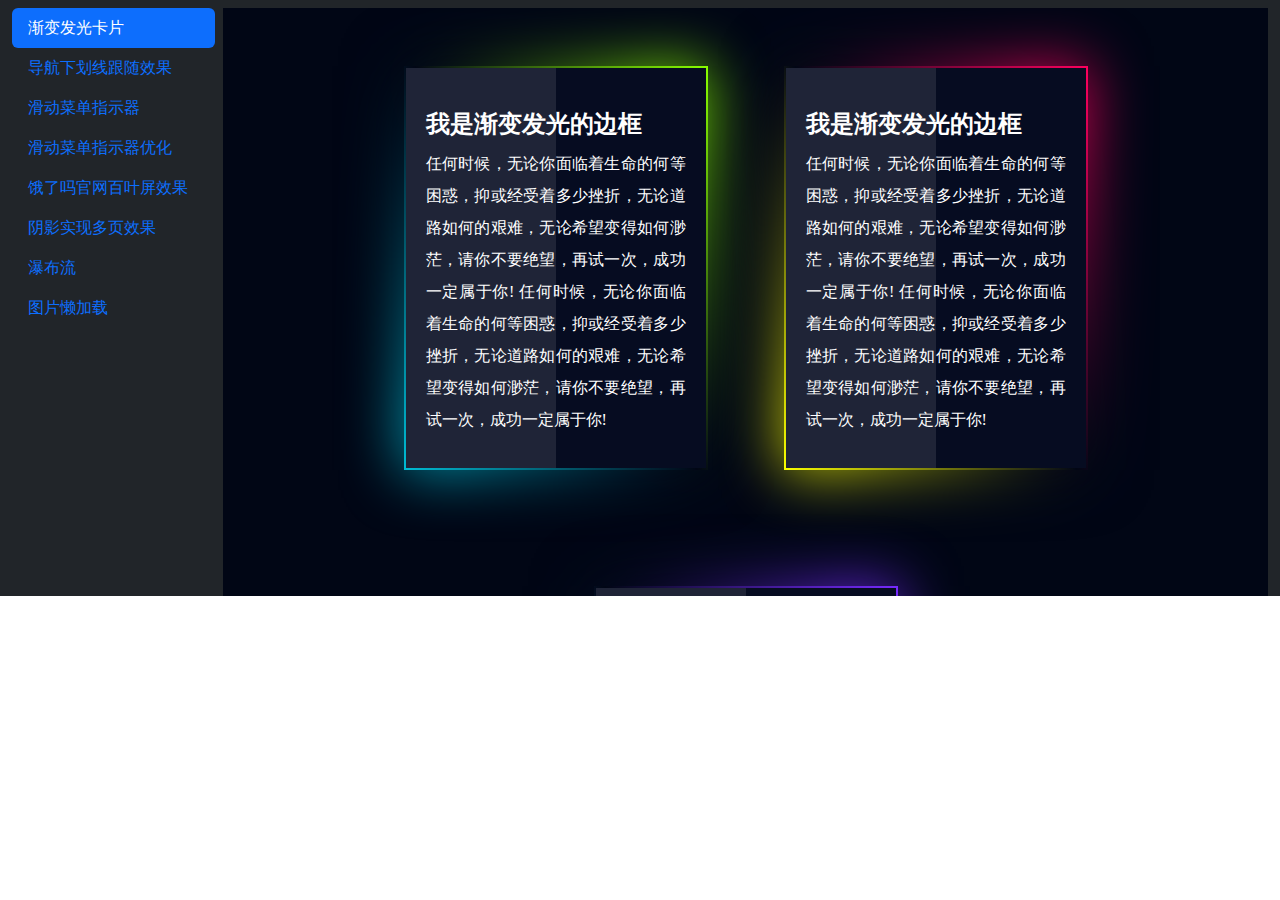
<file: index.html>
<!DOCTYPE html>
<html lang="en">

<head>
    <meta charset="UTF-8">
    <meta http-equiv="X-UA-Compatible" content="IE=edge">
    <meta name="viewport" content="width=device-width, initial-scale=1.0">
    <title>CSS_Study</title>
    <link href="https://cdn.jsdelivr.net/npm/bootstrap@5.0.2/dist/css/bootstrap.min.css" rel="stylesheet">
    <style>
        div.side-nav {
            --bs-aspect-ratio: calc(9 / 16 * 100%);
            position: sticky;
            overflow-y: auto;
        }

        div.side-nav::-webkit-scrollbar {
            width: 10px;
            height: 30px;
        }

        div.side-nav::-webkit-scrollbar-thumb {
            background: -webkit-gradient(linear, left top, left bottom, from(#ff8a00), to(#e52e71));
            background: linear-gradient(180deg, #ff8a00, #e52e71);
            border-radius: 30px;
            box-shadow: inset 2px 2px 2px hsla(0, 0%, 100%, .25), inset -2px -2px 2px rgba(0, 0, 0, .25);
        }

        div.side-nav::-webkit-scrollbar-track {
            background: linear-gradient(90deg, #201c29, #201c29 1px, #100e17 0, #100e17);
        }
    </style>
</head>

<body>
    <div class="container-fluid  bg-dark pt-2">
        <div class="row g-2">
            <div class="col-2 side-nav">
                <ul class="nav flex-column nav-pills">
                    <li class="nav-item">
                        <a class="nav-link active" aria-current="page" href="./001_渐变发光卡片/index.html"
                            target="view_frame">渐变发光卡片</a>
                    </li>
                    <li class="nav-item">
                        <a class="nav-link" href="./002_导航下划线跟随效果.html" target="view_frame">导航下划线跟随效果</a>
                    </li>
                    <li class="nav-item">
                        <a class="nav-link" href="./003_滑动菜单指示器.html" target="view_frame">滑动菜单指示器</a>
                    </li>
                    <li class="nav-item">
                        <a class="nav-link" href="./004_滑动菜单指示器优化.html" target="view_frame">滑动菜单指示器优化</a>
                    </li>
                    <li class="nav-item">
                        <a class="nav-link" href="./005_饿了吗官网百叶屏效果.html" target="view_frame">饿了吗官网百叶屏效果</a>
                    </li>
                    <li class="nav-item">
                        <a class="nav-link" href="./006_阴影实现多页效果.html" target="view_frame">阴影实现多页效果</a>
                    </li>
                    <li class="nav-item">
                        <a class="nav-link" href="./007_瀑布流/index.html" target="view_frame">瀑布流</a>
                    </li>
                    <li class="nav-item">
                        <a class="nav-link" href="./008_图片懒加载/index.html" target="view_frame">图片懒加载</a>
                    </li>
                </ul>
            </div>
            <div class="col-10">
                <div class="ratio ratio-16x9 bg-dark">
                    <iframe class="embed-responsive-item" src="./001_渐变发光卡片/index.html" name="view_frame"></iframe>
                </div>
            </div>
        </div>
    </div>

    <script src="https://cdn.jsdelivr.net/npm/jquery@3.5.1/dist/jquery.slim.min.js"></script>
    <script src="https://cdn.jsdelivr.net/npm/bootstrap@5.0.2/dist/js/bootstrap.bundle.min.js"></script>
    <script>
        const $nav = $('ul.nav li a');
        $nav.on('click', function () {
            $(this).parent().siblings().children().removeClass('active');
            $(this).addClass('active');
        })
        // 禁止iframe产生历史记录
        var iframe = document.createElement("iframe");
        iframe.setAttribute("class", "embed-responsive-item");
        iframe.setAttribute("name", "view_frame");
        iframe.setAttribute("src", $('iframe').attr("src"));
        $('iframe').replaceWith(iframe);
    </script>
</body>

</html>
</file>
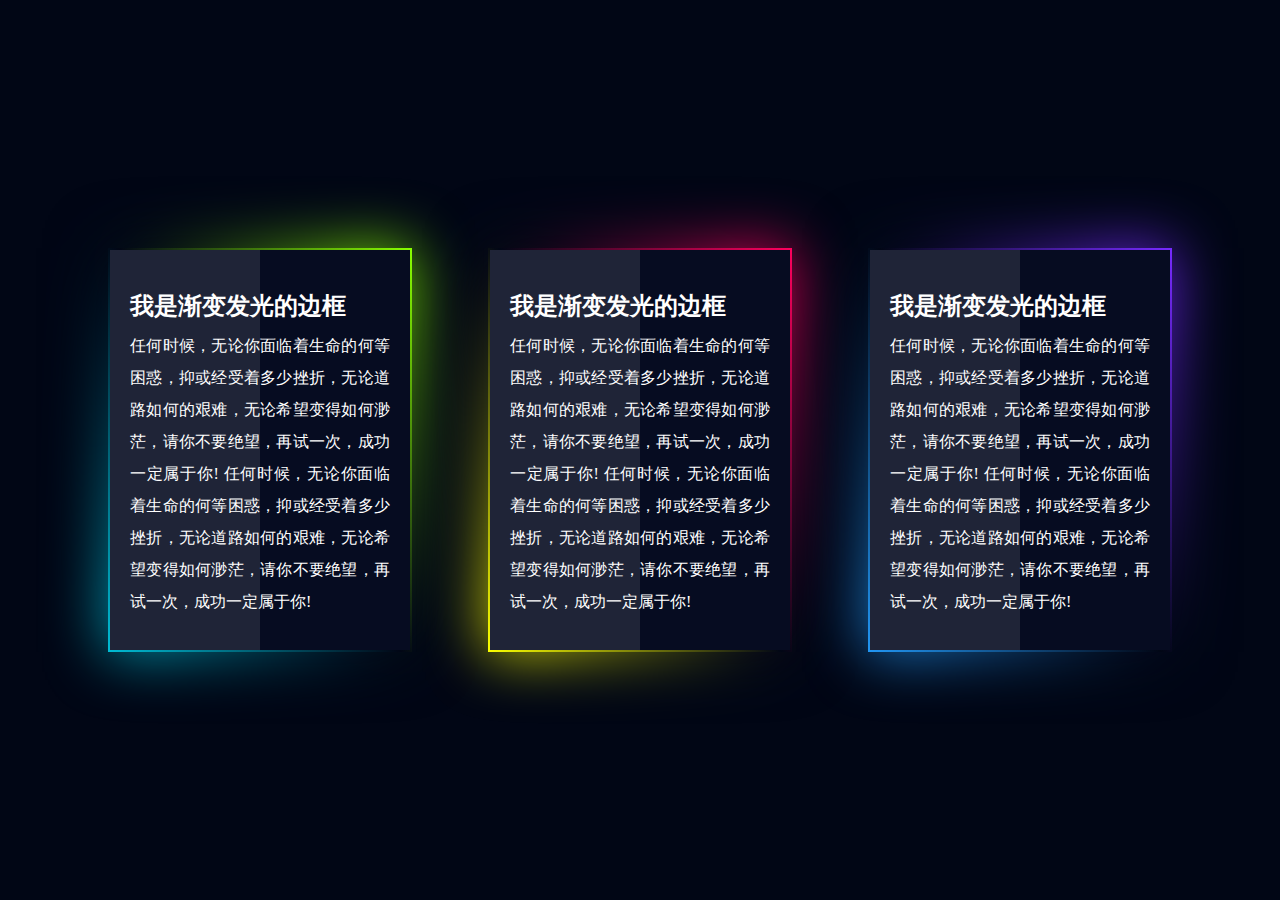
<file: 001_渐变发光卡片/index.html>
<!DOCTYPE html>
<html lang="en">

<head>
    <meta charset="UTF-8">
    <meta http-equiv="X-UA-Compatible" content="IE=edge">
    <meta name="viewport" content="width=device-width, initial-scale=1.0">
    <title>HTML+CSS 渐变发光卡片</title>
    <link rel="stylesheet" href="index.css">
</head>

<body>
    <!-- 
        实现原理：利用伪类背景实现边框，伪类背景渐变，滤镜模糊处理
    -->
    <div class="box">
        <div class="glass"></div>
        <div class="content">
            <h2>我是渐变发光的边框</h2>
            <p>
                任何时候，无论你面临着生命的何等困惑，抑或经受着多少挫折，无论道路如何的艰难，无论希望变得如何渺茫，请你不要绝望，再试一次，成功一定属于你!
                任何时候，无论你面临着生命的何等困惑，抑或经受着多少挫折，无论道路如何的艰难，无论希望变得如何渺茫，请你不要绝望，再试一次，成功一定属于你!
            </p>
        </div>
    </div>
    <div class="box">
        <div class="glass"></div>
        <div class="content">
            <h2>我是渐变发光的边框</h2>
            <p>
                任何时候，无论你面临着生命的何等困惑，抑或经受着多少挫折，无论道路如何的艰难，无论希望变得如何渺茫，请你不要绝望，再试一次，成功一定属于你!
                任何时候，无论你面临着生命的何等困惑，抑或经受着多少挫折，无论道路如何的艰难，无论希望变得如何渺茫，请你不要绝望，再试一次，成功一定属于你!
            </p>
        </div>
    </div>
    <div class="box">
        <div class="glass"></div>
        <div class="content">
            <h2>我是渐变发光的边框</h2>
            <p>
                任何时候，无论你面临着生命的何等困惑，抑或经受着多少挫折，无论道路如何的艰难，无论希望变得如何渺茫，请你不要绝望，再试一次，成功一定属于你!
                任何时候，无论你面临着生命的何等困惑，抑或经受着多少挫折，无论道路如何的艰难，无论希望变得如何渺茫，请你不要绝望，再试一次，成功一定属于你!
            </p>
        </div>
    </div>
</body>

</html>
</file>
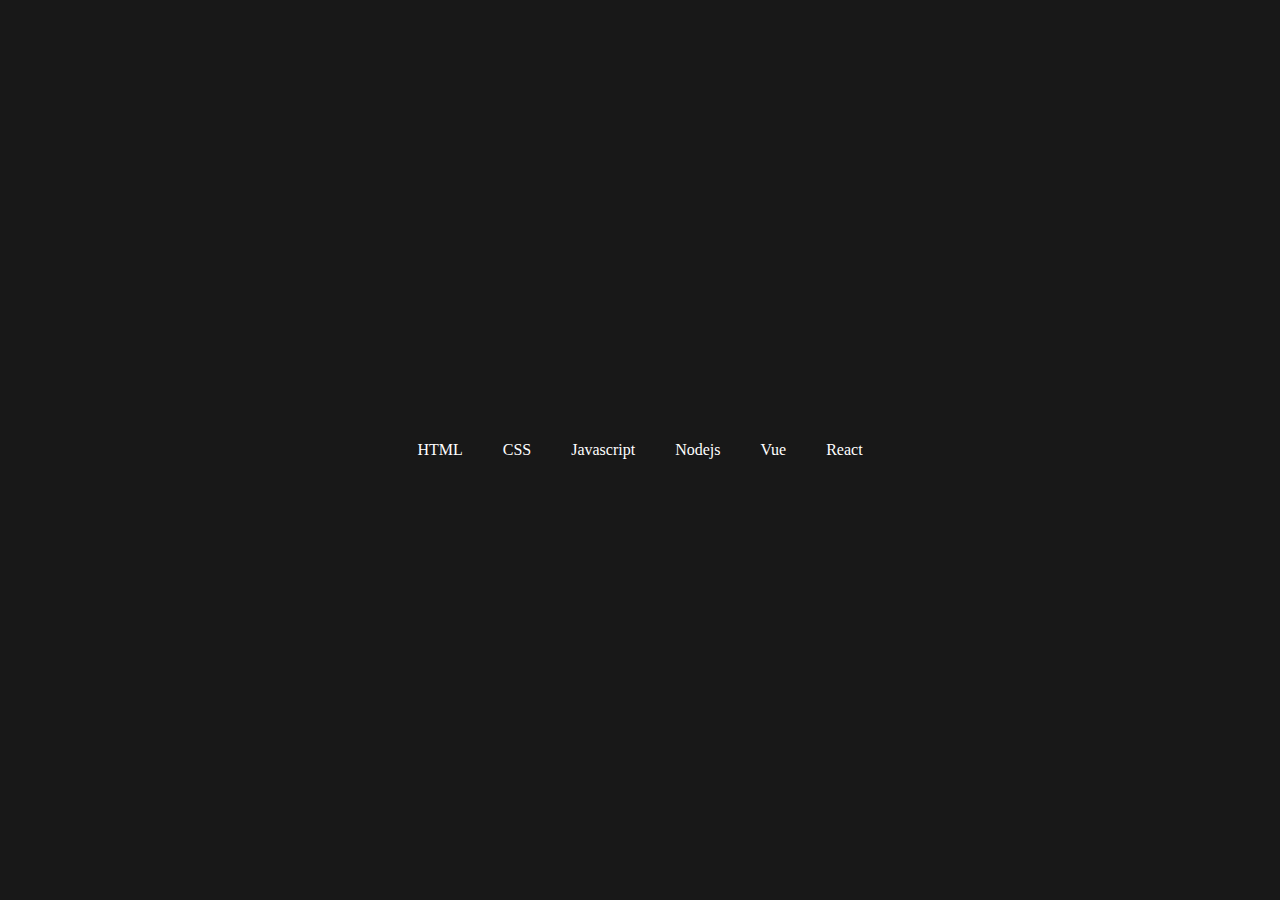
<file: 002_导航下划线跟随效果.html>
<!DOCTYPE html>
<html lang="en">

<head>
    <meta charset="UTF-8">
    <meta http-equiv="X-UA-Compatible" content="IE=edge">
    <meta name="viewport" content="width=device-width, initial-scale=1.0">
    <title>Document</title>
    <style>
        * {
            margin: 0;
            padding: 0;
            font-family: consolas;
        }

        body {
            display: flex;
            justify-content: center;
            align-items: center;
            min-height: 100vh;
            background: #181818;
        }

        ul {
            list-style: none;
            display: flex;
            justify-content: center;
        }

        ul li {
            color: #fff;
            padding: 20px;
            position: relative;
            cursor: pointer;
            overflow: hidden;
        }

        ul li::before {
            content: '';
            position: absolute;
            top: 0;
            left: 100%;
            width: 0;
            height: calc(100% - 2px);
            border-bottom: 2px solid red;
            transition: width .5s;
        }

        ul li:hover::before {
            left: 0;
            width: 100%;
        }
    </style>
</head>

<body>
    <ul>
        <li>HTML</li>
        <li>CSS</li>
        <li>Javascript</li>
        <li>Nodejs</li>
        <li>Vue</li>
        <li>React</li>
    </ul>
</body>

</html>
</file>
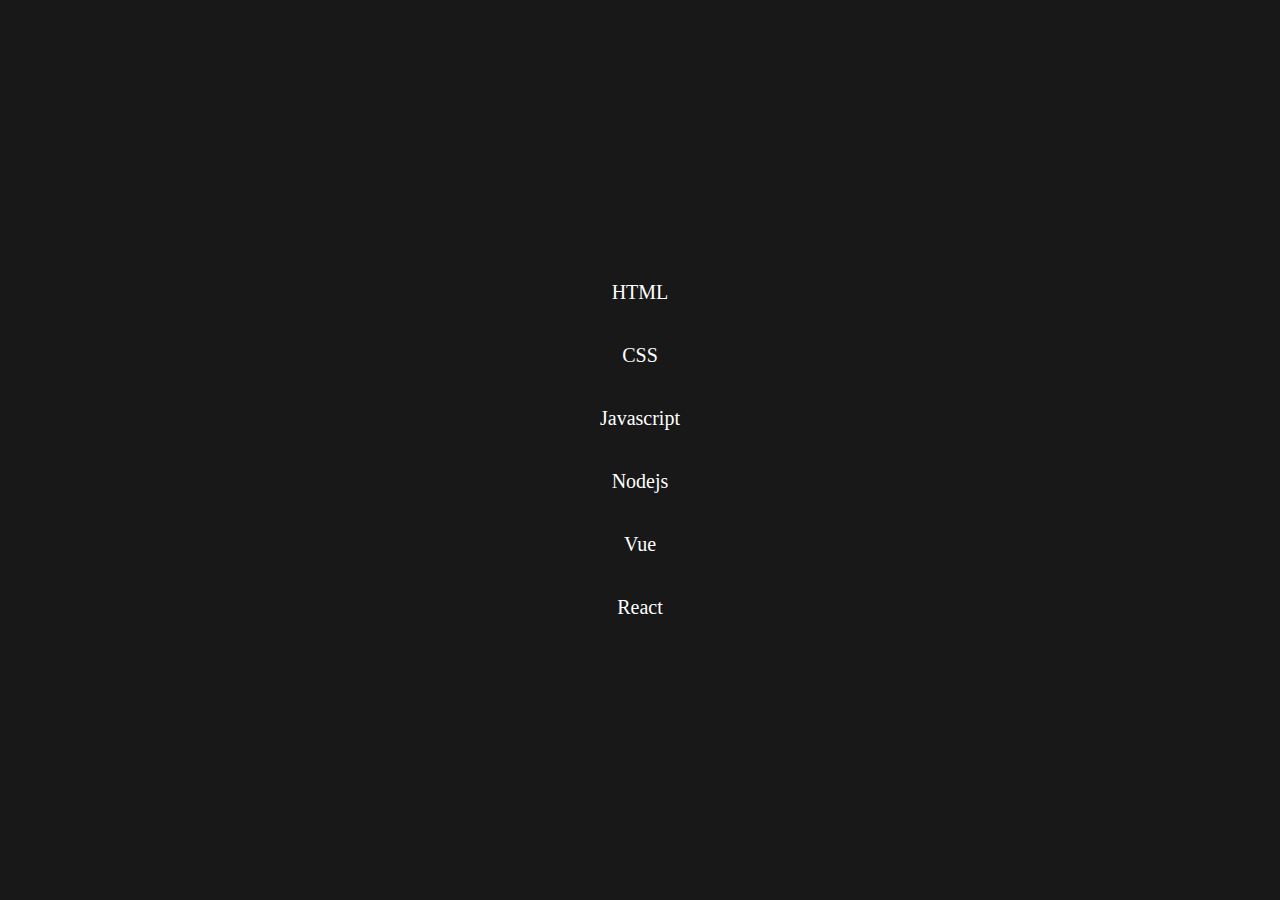
<file: 003_滑动菜单指示器.html>
<!DOCTYPE html>
<html lang="en">

<head>
    <meta charset="UTF-8">
    <meta http-equiv="X-UA-Compatible" content="IE=edge">
    <meta name="viewport" content="width=device-width, initial-scale=1.0">
    <title>滑动菜单指示器</title>
    <style>
        * {
            margin: 0;
            padding: 0;
            font-family: consolas;
        }

        body {
            display: flex;
            justify-content: center;
            align-items: center;
            min-height: 100vh;
            background: #181818;
        }

        ul {
            position: relative;
            display: flex;
            flex-direction: column;
            align-items: center;
            justify-content: center;
        }

        ul li {
            list-style: none;
            padding: 10px 20px;
            margin: 10px 0;
            cursor: pointer;
            font-size: 20px;
            color: #fff;
        }

        #remark {
            position: absolute;
            top: 0;
            background: #2196f3;
            border-radius: 2px;
            transition: 0.5s;
            z-index: -1;
        }
    </style>
</head>

<body>
    <ul>
        <div id="remark"></div>
        <li>HTML</li>
        <li>CSS</li>
        <li>Javascript</li>
        <li>Nodejs</li>
        <li>Vue</li>
        <li>React</li>
    </ul>
    <script src="https://cdn.bootcdn.net/ajax/libs/lodash.js/4.17.20/lodash.min.js"></script>
    <script>
        const remark = document.getElementById('remark')
        const liList = document.querySelectorAll('ul li')
        function indicator(e) {
            remark.style.top = e.offsetTop + 'px'
            remark.style.width = e.offsetWidth + 'px'
            remark.style.height = e.offsetHeight + 'px'
        }

        liList.forEach(item => item.addEventListener('mousemove', _.debounce(e => indicator(e.target), 30)))
    </script>
</body>

</html>
</file>
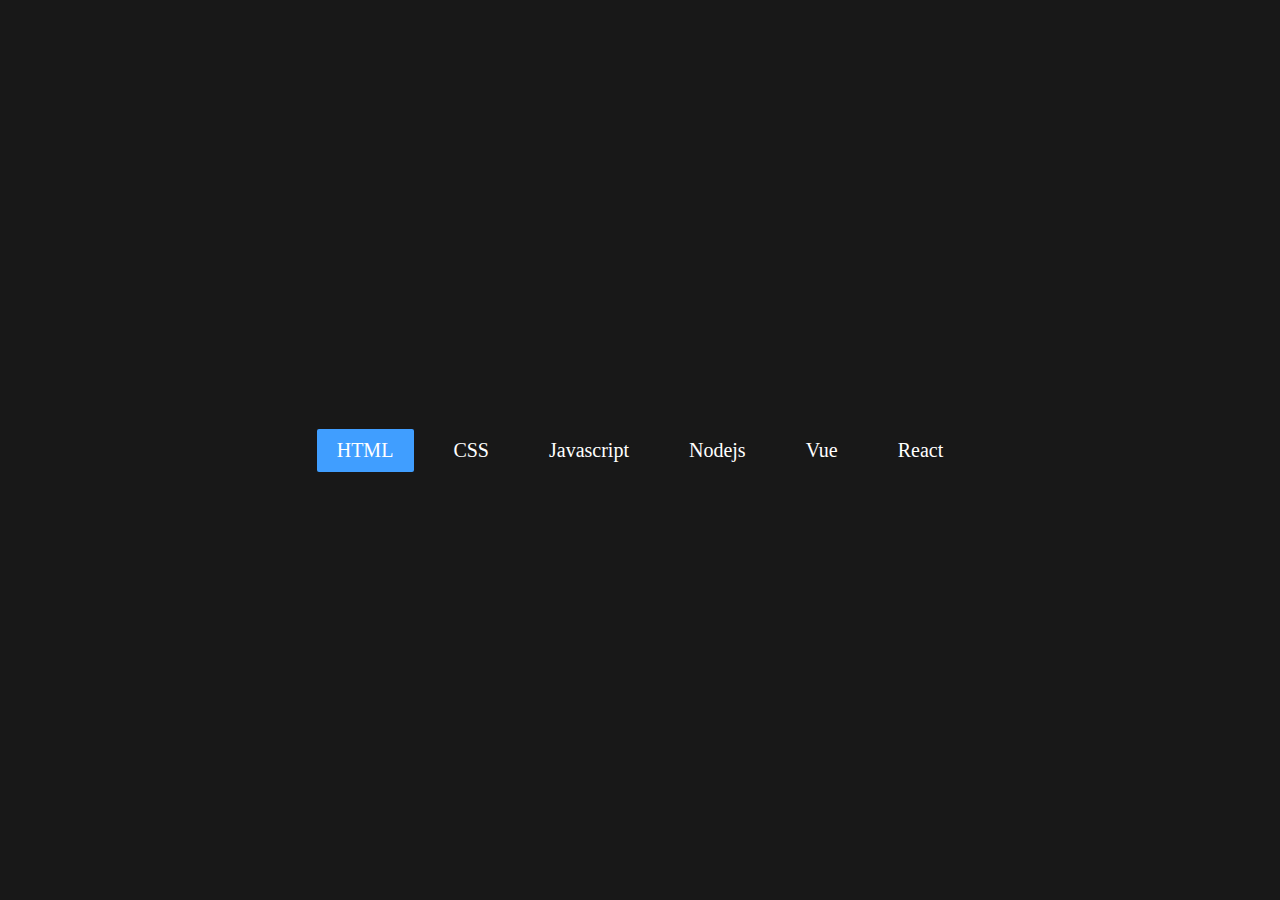
<file: 004_导航菜单指示器优化.html>
<!DOCTYPE html>
<html lang="en">

<head>
    <meta charset="UTF-8">
    <meta http-equiv="X-UA-Compatible" content="IE=edge">
    <meta name="viewport" content="width=device-width, initial-scale=1.0">
    <title>Document</title>
    <style>
        * {
            margin: 0;
            padding: 0;
            font-family: consolas;
        }

        body {
            min-height: 100vh;
            display: flex;
            justify-content: center;
            align-items: center;
            background: #181818;
        }

        ul {
            position: relative;
            display: flex;
            /* flex-direction: column; */
            justify-content: center;
            align-items: center;
            /* border: 1px solid red; */
        }

        ul li {
            padding: 10px 20px;
            margin: 10px;
            list-style: none;
            color: #fff;
            font-size: 20px;
            cursor: pointer;
        }

        #remark {
            position: absolute;
            background: #409eff;
            transition: .5s;
            border-radius: 2px;
            z-index: -1;
        }
    </style>
</head>

<body>
    <ul>
        <div id="remark"></div>
        <li>HTML</li>
        <li>CSS</li>
        <li>Javascript</li>
        <li>Nodejs</li>
        <li>Vue</li>
        <li>React</li>
    </ul>
    <script src="https://cdn.bootcdn.net/ajax/libs/lodash.js/4.17.20/lodash.min.js"></script>
    <script>
        const remark = document.getElementById('remark')
        const ulList = document.querySelectorAll('ul li')
        function indicator(e) {
            remark.style.top = e.offsetTop + 'px'
            remark.style.left = e.offsetLeft + 'px'
            remark.style.width = e.offsetWidth + 'px'
            remark.style.height = e.offsetHeight + 'px'
        }
        ulList.forEach((item, index) => {
            (index == 0) && indicator(item)
            item.addEventListener('mousemove', _.debounce(e => indicator(e.target), 30))
        })
    </script>
</body>

</html>
</file>
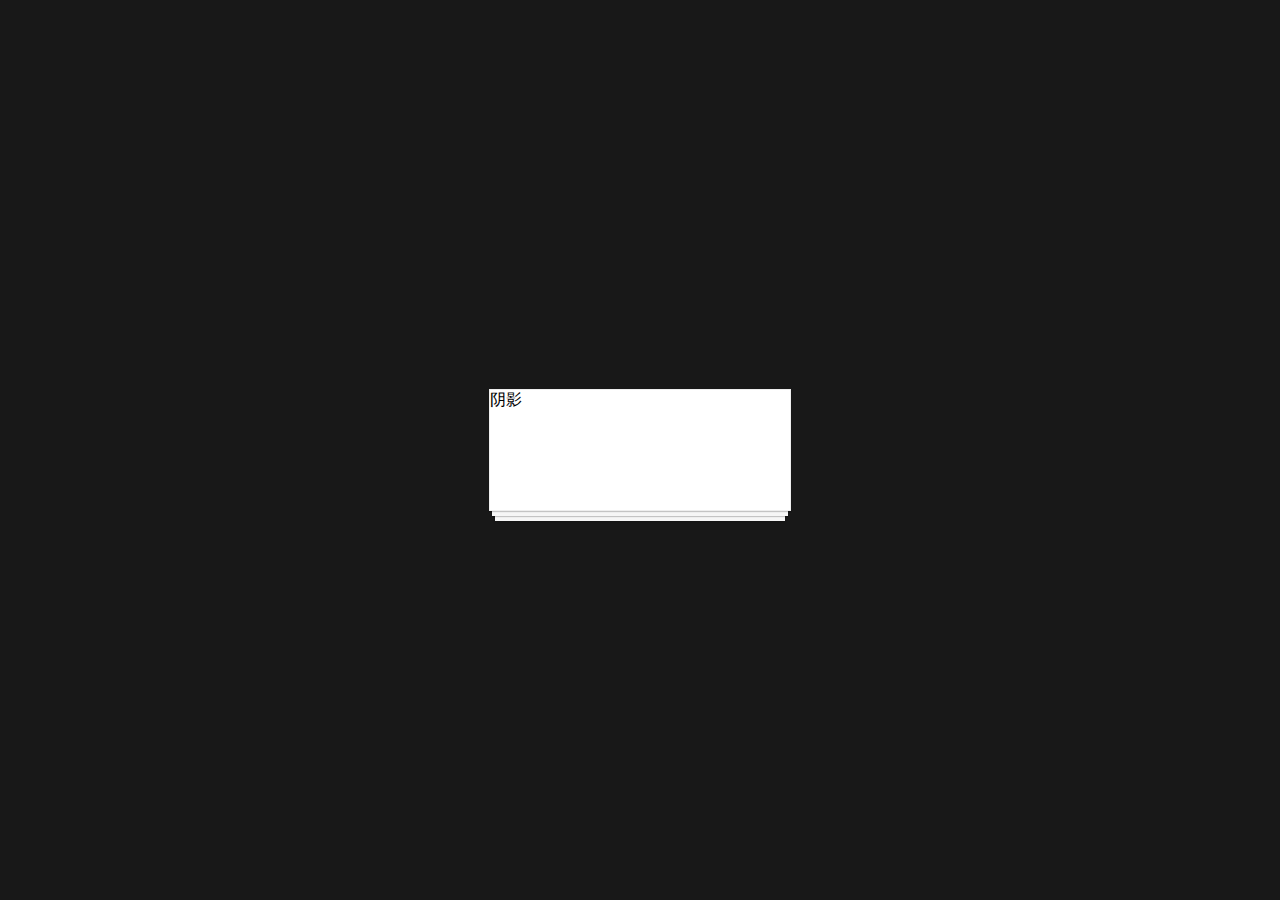
<file: 006_阴影实现多页效果.html>
<!DOCTYPE html>
<html lang="en">

<head>
    <meta charset="UTF-8">
    <meta name="viewport" content="width=device-width, initial-scale=1.0">
    <title>Document</title>
    <style>
        * {
            margin: 0;
            padding: 0;
            font-family: consolas;
        }

        body {
            display: flex;
            justify-content: center;
            align-items: center;
            min-height: 100vh;
            background: #181818;
        }

        /* https://developer.mozilla.org/zh-CN/docs/Web/CSS/box-shadow */
        /* x偏移量 | y偏移量 | 阴影颜色 */
        /* box-shadow: 60px -16px teal; */

        /* x偏移量 | y偏移量 | 阴影模糊半径 | 阴影颜色 */
        /* box-shadow: 10px 5px 5px black; */

        /* x偏移量 | y偏移量 | 阴影模糊半径 | 阴影扩散半径 | 阴影颜色 */
        /* box-shadow: 2px 2px 2px 1px rgba(0, 0, 0, 0.2); */

        /* 插页(阴影向内) | x偏移量 | y偏移量 | 阴影颜色 */
        /* box-shadow: inset 5em 1em gold; */

        /* 任意数量的阴影，以逗号分隔 */
        /* box-shadow: 3px 3px red, -1em 0 0.4em olive; */
        div {
            width: 300px;
            height: 120px;
            position: absolute;
            left: 0;
            top: 0;
            right: 0;
            bottom: 0;
            margin: auto;
            border: 1px solid #eee;
            background: #fff;
            box-shadow:
                0 1px 1px rgba(0, 0, 0, .2),
                0 8px 0 -3px #f6f6f6,
                0 9px 1px -3px rgba(0, 0, 0, .2),
                0 16px 0 -6px #f6f6f6,
                0 17px 2px -6px rgba(0, 0, 0, .2);
        }
    </style>
</head>

<body>
    <div>阴影</div>
</body>

</html>
</file>
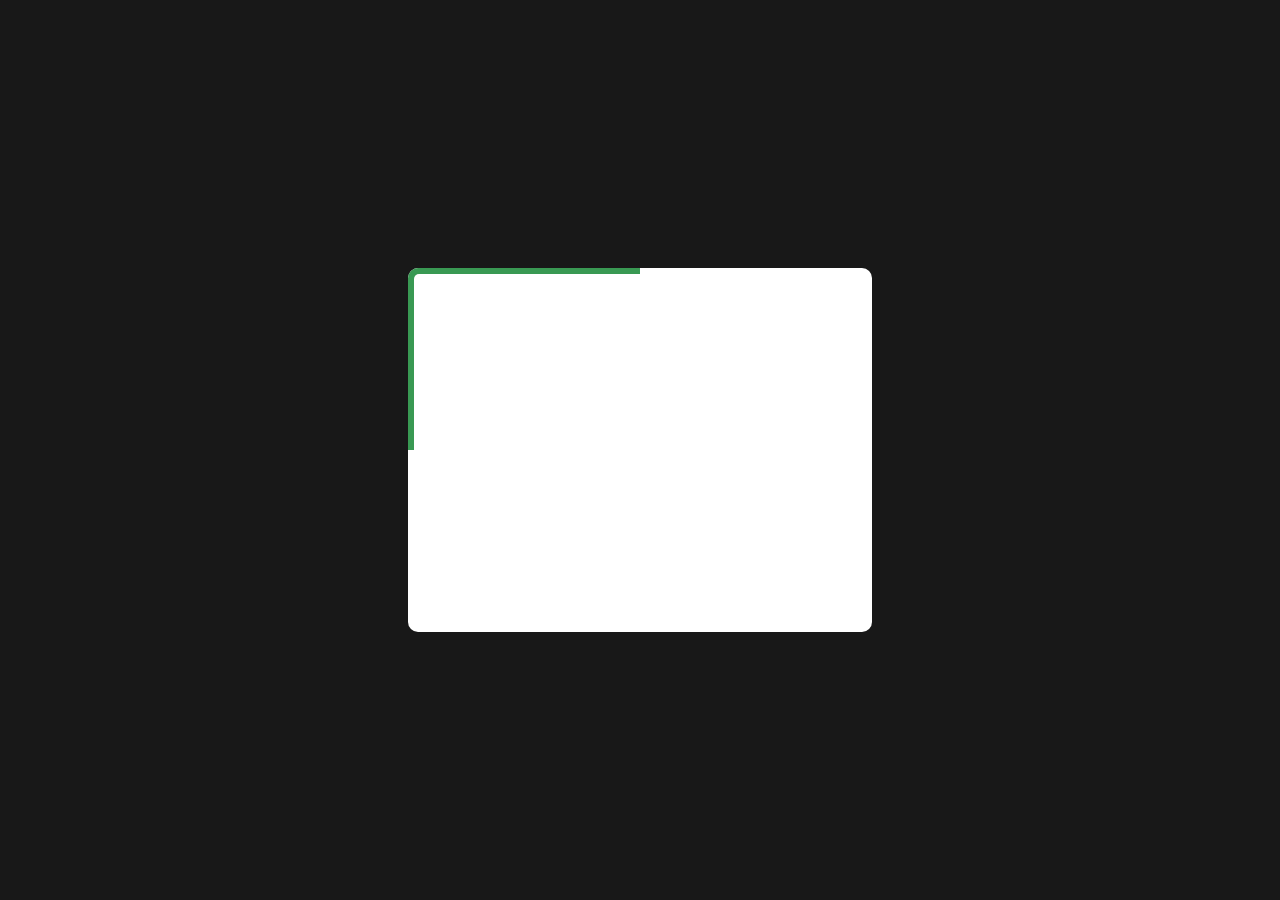
<file: 009_旋转边框.html>
<!DOCTYPE html>
<html lang="en">

<head>
    <meta charset="UTF-8">
    <meta http-equiv="X-UA-Compatible" content="IE=edge">
    <meta name="viewport" content="width=device-width, initial-scale=1.0">
    <title>旋转边框</title>
    <style>
        * {
            margin: 0;
            padding: 0;
            font-family: consolas;
        }

        body {
            display: flex;
            justify-content: center;
            align-items: center;
            min-height: 100vh;
            background: #181818;
        }


        @keyframes rotate {
            100% {
                transform: rotate(1turn);
            }
        }

        div {
            position: relative;
            z-index: 0;
            width: 400px;
            height: 300px;
            border-radius: 10px;
            overflow: hidden;
            padding: 2rem;
        }

        div::before {
            content: '';
            position: absolute;
            z-index: -2;
            left: -50%;
            top: -50%;
            width: 200%;
            height: 200%;
            background-color: #fff;
            background-repeat: no-repeat;
            background-size: 50% 50%;
            background-position: 0 0;
            background-image: conic-gradient(#399953, #399953);
            animation: rotate 4s linear infinite;
        }

        div::after {
            content: '';
            position: absolute;
            z-index: -1;
            left: 6px;
            top: 6px;
            width: calc(100% - 12px);
            height: calc(100% - 12px);
            background: white;
            border-radius: 5px;
            animation: opacityChange 3s infinite alternate;
        }

        @keyframes opacityChange {
            50% {
                opacity: 1;
            }

            100% {
                opacity: .5;
            }
        }
    </style>
</head>

<body>
    <div class="square"></div>
</body>

</html>
</file>
<file: 001_渐变发光卡片/index.css>
* {
    padding: 0;
    margin: 0;
    box-sizing: border-box;
}

body {
    width: 100%;
    height: 100vh;
    display: flex;
    flex-flow: row wrap;
    justify-content: center;
    align-items: center;
    background: #010615;
}

.box {
    position: relative;
    width: 300px;
    height: 400px;
    display: flex;
    justify-content: center;
    align-items: center;
    background: #060c21;
    margin: 60px 40px;
}

.box::before {
    content: "";
    position: absolute;
    top: -2px;
    right: -2px;
    bottom: -2px;
    left: -2px;
    z-index: -1;
}

.box::after {
    content: "";
    position: absolute;
    top: -2px;
    right: -2px;
    bottom: -2px;
    left: -2px;
    filter: blur(30px);
    z-index: -2;
}

.box:nth-child(1)::before,
.box:nth-child(1)::after {
    background: linear-gradient(235deg, #89ff00, #010615, #00bcd4);
}

.box:nth-child(2)::before,
.box:nth-child(2)::after {
    background: linear-gradient(235deg, #ff005e, #010615, #fbff00);
}

.box:nth-child(3)::before,
.box:nth-child(3)::after {
    background: linear-gradient(235deg, #772aff, #010615, #2196f3);
}
.box .glass {
    position: absolute;
    top: 0;
    left: 0;
    width: 50%;
    height: 100%;
    background: rgba(255, 255, 255, .1);
}

.box .content {
    padding: 20px;
    color: #fff;
    text-align: justify;
    word-break: break-all;
    line-height: 2;
}
</file>
